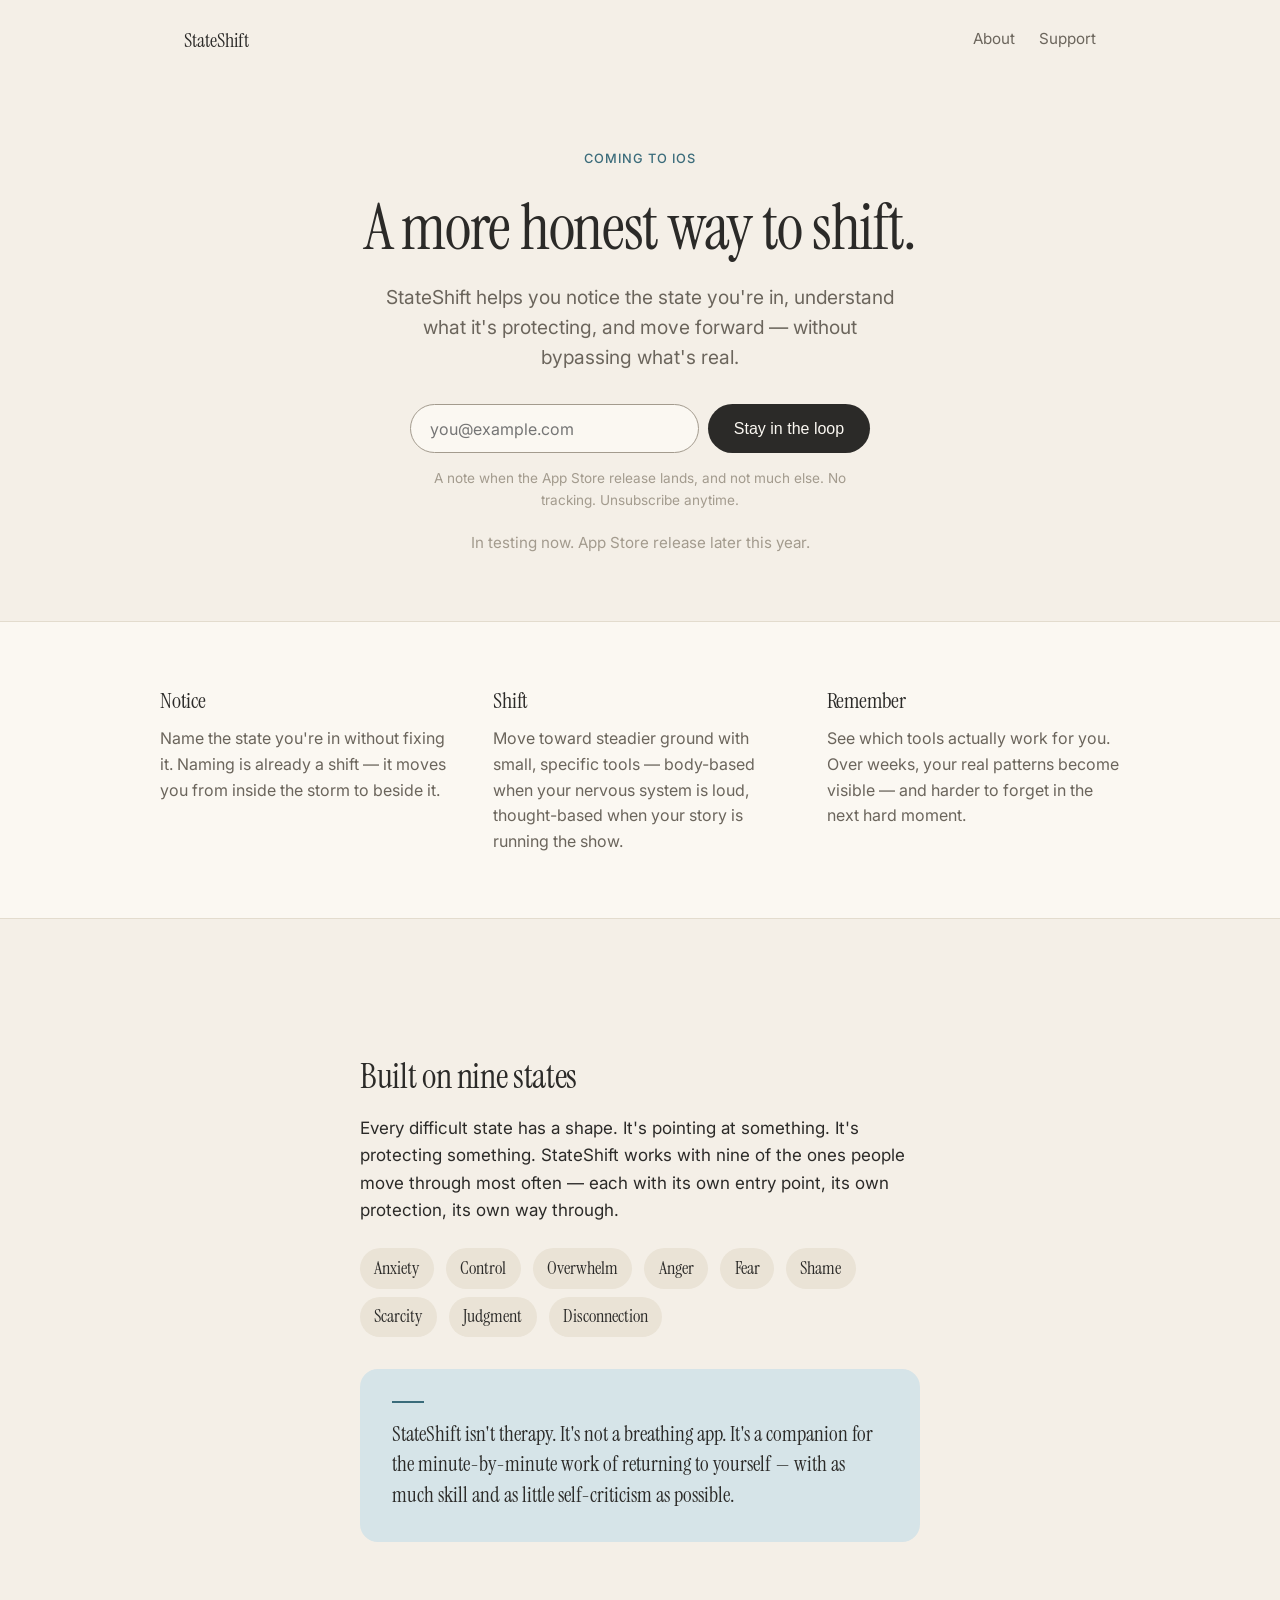
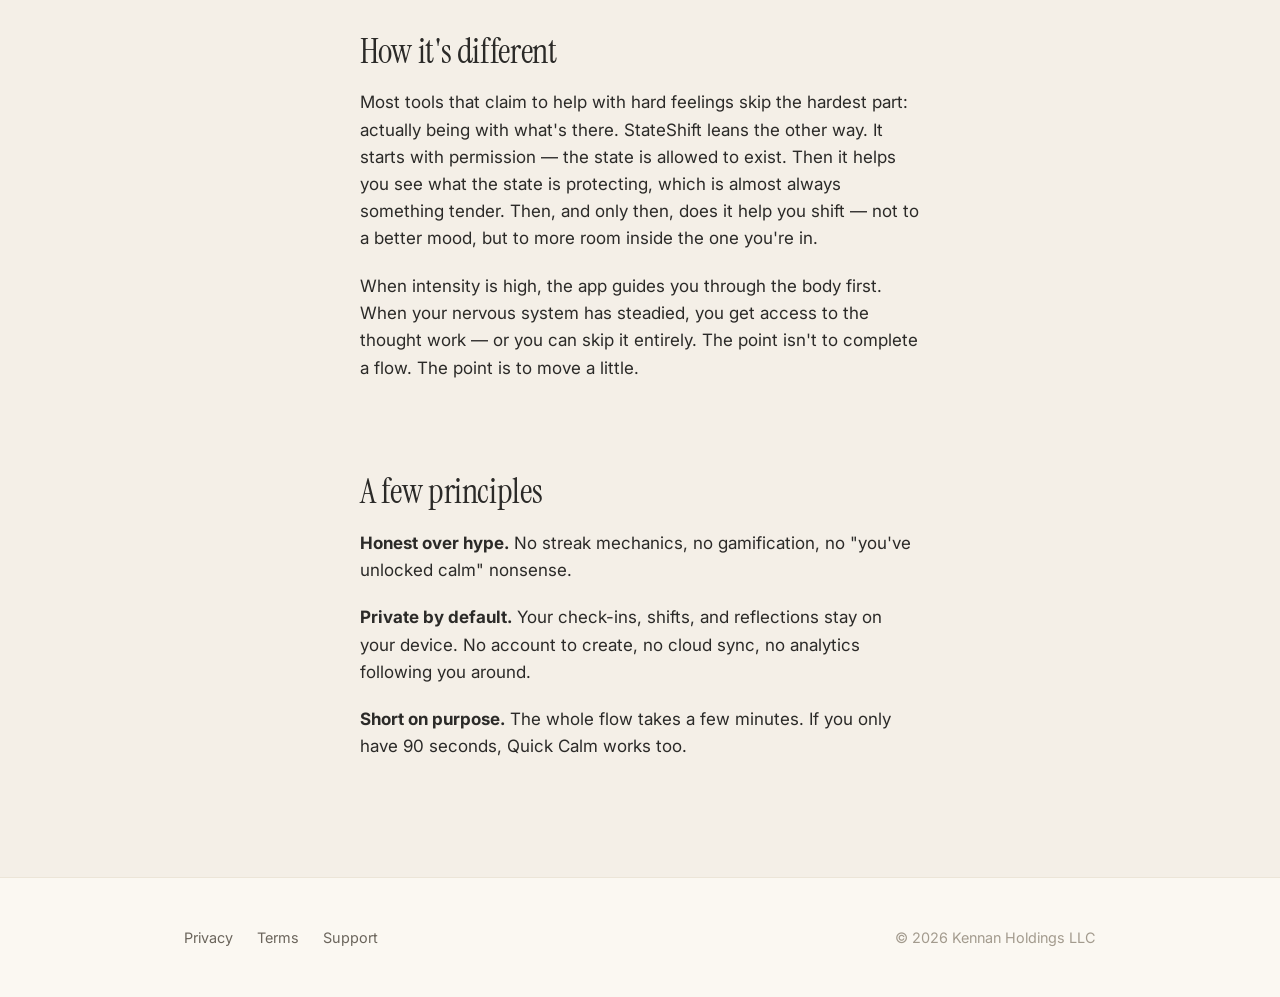
<file: index.html>
<!doctype html>
<html lang="en">
  <head>
    <meta charset="utf-8" />
    <meta name="viewport" content="width=device-width, initial-scale=1" />
    <title>StateShift — a more honest way to shift</title>
    <meta
      name="description"
      content="StateShift helps you notice the state you're in, understand what it's protecting, and move forward — without bypassing what's real. Coming to iOS."
    />
    <meta name="theme-color" content="#F4EFE7" />

    <!-- Social -->
    <meta property="og:title" content="StateShift" />
    <meta
      property="og:description"
      content="A more honest way to shift. Coming to iOS."
    />
    <meta property="og:type" content="website" />
    <meta property="og:url" content="https://state-shift.com" />

    <link
      rel="preconnect"
      href="https://fonts.googleapis.com"
    />
    <link
      rel="preconnect"
      href="https://fonts.gstatic.com"
      crossorigin
    />
    <link
      href="https://fonts.googleapis.com/css2?family=Instrument+Serif:ital@0;1&family=Inter:wght@400;500;600&display=swap"
      rel="stylesheet"
    />
    <link rel="stylesheet" href="styles.css" />
  </head>
  <body>
    <nav class="top">
      <a href="./" class="wordmark">StateShift</a>
      <div class="links">
        <a href="#about">About</a>
        <a href="support.html">Support</a>
      </div>
    </nav>

    <header class="hero">
      <span class="eyebrow">Coming to iOS</span>
      <h1>A more honest way to shift.</h1>
      <p class="lede">
        StateShift helps you notice the state you're in, understand what it's
        protecting, and move forward — without bypassing what's real.
      </p>
      <!--
        TODO(chris): create the Buttondown account and replace REPLACE_ME
        below with your Buttondown username before deploying. Until then the
        form posts to a nonexistent list.
      -->
      <form
        class="signup"
        action="https://buttondown.com/api/emails/embed-subscribe/REPLACE_ME"
        method="post"
        target="_blank"
      >
        <input
          type="email"
          name="email"
          placeholder="you@example.com"
          required
          aria-label="Email address"
        />
        <button type="submit" class="cta">Stay in the loop</button>
      </form>
      <p class="signup-note">
        A note when the App Store release lands, and not much else. No
        tracking. Unsubscribe anytime.
      </p>
      <p class="availability">In testing now. App Store release later this year.</p>
    </header>

    <section class="pillars">
      <div class="grid">
        <div class="pillar">
          <h3>Notice</h3>
          <p>
            Name the state you're in without fixing it. Naming is already a
            shift — it moves you from inside the storm to beside it.
          </p>
        </div>
        <div class="pillar">
          <h3>Shift</h3>
          <p>
            Move toward steadier ground with small, specific tools — body-based
            when your nervous system is loud, thought-based when your story is
            running the show.
          </p>
        </div>
        <div class="pillar">
          <h3>Remember</h3>
          <p>
            See which tools actually work for you. Over weeks, your real
            patterns become visible — and harder to forget in the next hard
            moment.
          </p>
        </div>
      </div>
    </section>

    <section id="about" class="content">
      <div class="container">
        <h2>Built on nine states</h2>
        <p>
          Every difficult state has a shape. It's pointing at something. It's
          protecting something. StateShift works with nine of the ones people
          move through most often — each with its own entry point, its own
          protection, its own way through.
        </p>
        <ul class="states">
          <li>Anxiety</li>
          <li>Control</li>
          <li>Overwhelm</li>
          <li>Anger</li>
          <li>Fear</li>
          <li>Shame</li>
          <li>Scarcity</li>
          <li>Judgment</li>
          <li>Disconnection</li>
        </ul>

        <div class="callout">
          StateShift isn't therapy. It's not a breathing app. It's a companion
          for the minute-by-minute work of returning to yourself — with as
          much skill and as little self-criticism as possible.
        </div>

        <h2>How it's different</h2>
        <p>
          Most tools that claim to help with hard feelings skip the hardest
          part: actually being with what's there. StateShift leans the other
          way. It starts with permission — the state is allowed to exist. Then
          it helps you see what the state is protecting, which is almost always
          something tender. Then, and only then, does it help you shift — not
          to a better mood, but to more room inside the one you're in.
        </p>
        <p>
          When intensity is high, the app guides you through the body first.
          When your nervous system has steadied, you get access to the thought
          work — or you can skip it entirely. The point isn't to complete a
          flow. The point is to move a little.
        </p>

        <h2>A few principles</h2>
        <p>
          <strong>Honest over hype.</strong> No streak mechanics, no
          gamification, no "you've unlocked calm" nonsense.
        </p>
        <p>
          <strong>Private by default.</strong> Your check-ins, shifts, and
          reflections stay on your device. No account to create, no cloud
          sync, no analytics following you around.
        </p>
        <p>
          <strong>Short on purpose.</strong> The whole flow takes a few
          minutes. If you only have 90 seconds, Quick Calm works too.
        </p>
      </div>
    </section>

    <footer>
      <div class="container">
        <div>
          <a href="privacy.html">Privacy</a>
          <a href="terms.html">Terms</a>
          <a href="support.html">Support</a>
        </div>
        <span class="copyright">&copy; 2026 Kennan Holdings LLC</span>
      </div>
    </footer>
  </body>
</html>
</file>
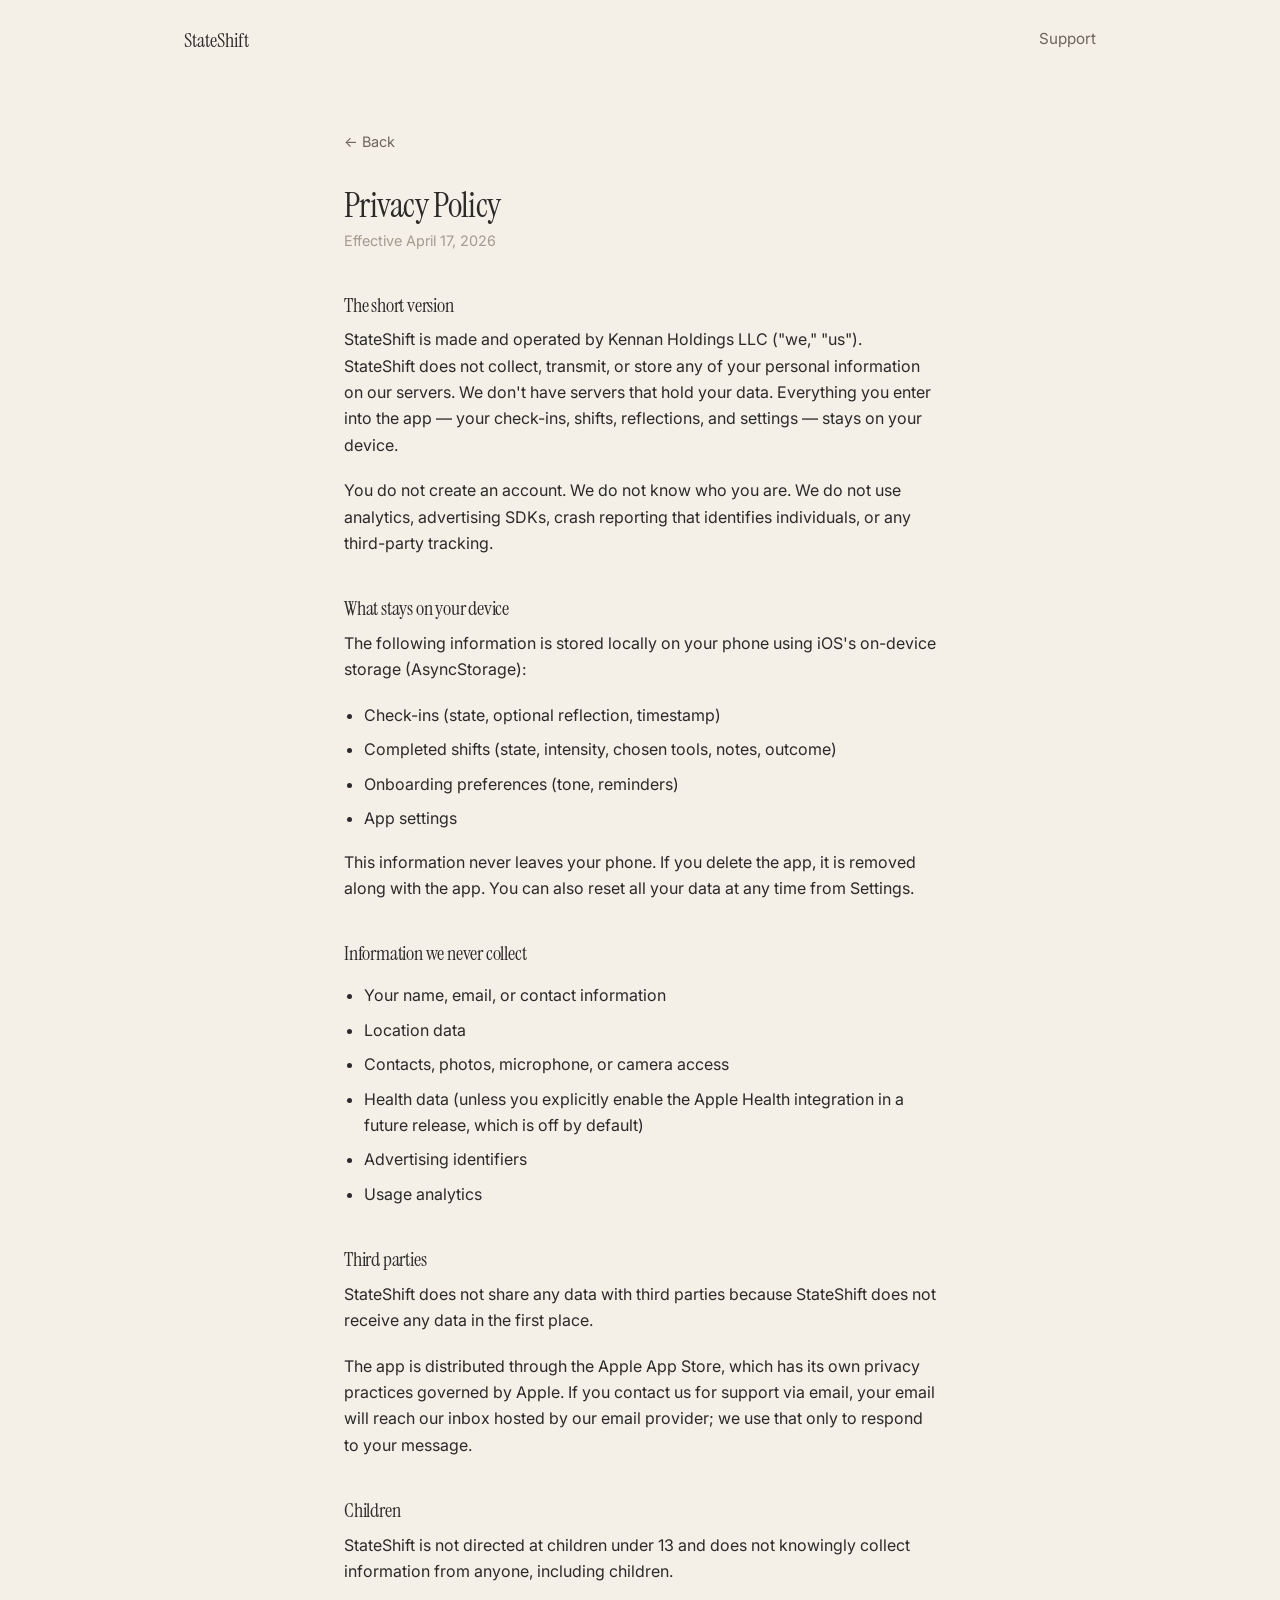
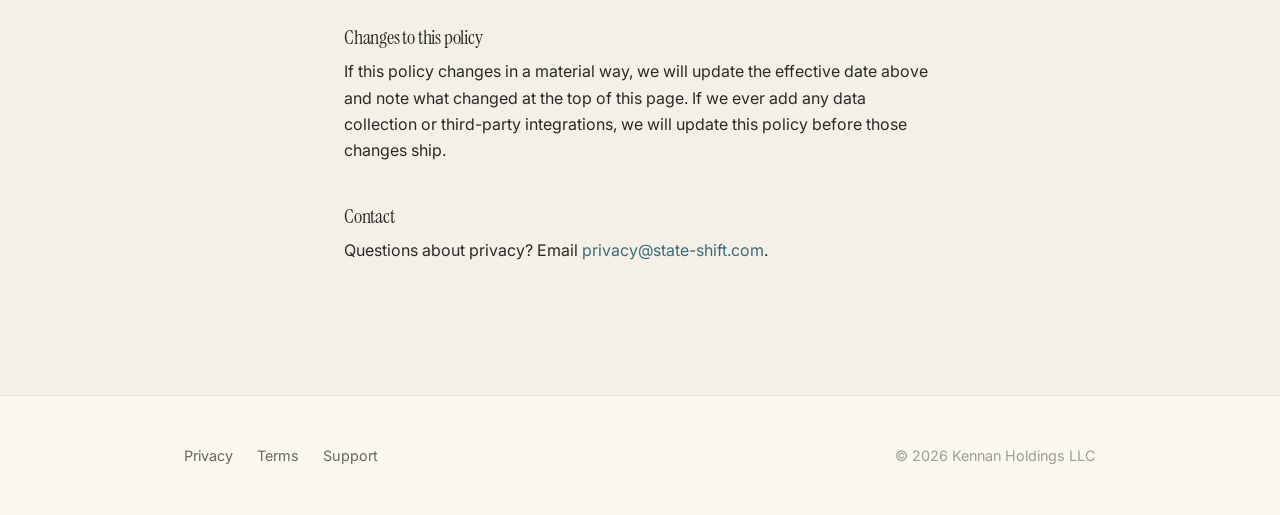
<file: privacy.html>
<!doctype html>
<html lang="en">
  <head>
    <meta charset="utf-8" />
    <meta name="viewport" content="width=device-width, initial-scale=1" />
    <title>Privacy Policy — StateShift</title>
    <meta
      name="description"
      content="StateShift's privacy policy. Plain-English summary: we collect nothing. Your check-ins, shifts, and reflections stay on your device."
    />
    <meta name="theme-color" content="#F4EFE7" />
    <link
      rel="preconnect"
      href="https://fonts.googleapis.com"
    />
    <link
      rel="preconnect"
      href="https://fonts.gstatic.com"
      crossorigin
    />
    <link
      href="https://fonts.googleapis.com/css2?family=Instrument+Serif&family=Inter:wght@400;500;600&display=swap"
      rel="stylesheet"
    />
    <link rel="stylesheet" href="styles.css" />
  </head>
  <body>
    <nav class="top">
      <a href="./" class="wordmark">StateShift</a>
      <div class="links">
        <a href="support.html">Support</a>
      </div>
    </nav>

    <main class="legal">
      <div class="container">
        <a href="./" class="back">&larr; Back</a>
        <h1>Privacy Policy</h1>
        <p class="meta">Effective April 17, 2026</p>

        <h2>The short version</h2>
        <p>
          StateShift is made and operated by Kennan Holdings LLC ("we,"
          "us").
          StateShift does not collect, transmit, or store any of your personal
          information on our servers. We don't have servers that hold your
          data. Everything you enter into the app — your check-ins, shifts,
          reflections, and settings — stays on your device.
        </p>
        <p>
          You do not create an account. We do not know who you are. We do not
          use analytics, advertising SDKs, crash reporting that identifies
          individuals, or any third-party tracking.
        </p>

        <h2>What stays on your device</h2>
        <p>
          The following information is stored locally on your phone using
          iOS's on-device storage (AsyncStorage):
        </p>
        <ul>
          <li>Check-ins (state, optional reflection, timestamp)</li>
          <li>Completed shifts (state, intensity, chosen tools, notes, outcome)</li>
          <li>Onboarding preferences (tone, reminders)</li>
          <li>App settings</li>
        </ul>
        <p>
          This information never leaves your phone. If you delete the app, it
          is removed along with the app. You can also reset all your data at
          any time from Settings.
        </p>

        <h2>Information we never collect</h2>
        <ul>
          <li>Your name, email, or contact information</li>
          <li>Location data</li>
          <li>Contacts, photos, microphone, or camera access</li>
          <li>Health data (unless you explicitly enable the Apple Health
            integration in a future release, which is off by default)</li>
          <li>Advertising identifiers</li>
          <li>Usage analytics</li>
        </ul>

        <h2>Third parties</h2>
        <p>
          StateShift does not share any data with third parties because
          StateShift does not receive any data in the first place.
        </p>
        <p>
          The app is distributed through the Apple App Store, which has its
          own privacy practices governed by Apple. If you contact us for
          support via email, your email will reach our inbox hosted by our
          email provider; we use that only to respond to your message.
        </p>

        <h2>Children</h2>
        <p>
          StateShift is not directed at children under 13 and does not
          knowingly collect information from anyone, including children.
        </p>

        <h2>Changes to this policy</h2>
        <p>
          If this policy changes in a material way, we will update the
          effective date above and note what changed at the top of this page.
          If we ever add any data collection or third-party integrations, we
          will update this policy before those changes ship.
        </p>

        <h2>Contact</h2>
        <p>
          Questions about privacy? Email
          <a href="mailto:privacy@state-shift.com">privacy@state-shift.com</a>.
        </p>
      </div>
    </main>

    <footer>
      <div class="container">
        <div>
          <a href="privacy.html">Privacy</a>
          <a href="terms.html">Terms</a>
          <a href="support.html">Support</a>
        </div>
        <span class="copyright">&copy; 2026 Kennan Holdings LLC</span>
      </div>
    </footer>
  </body>
</html>
</file>
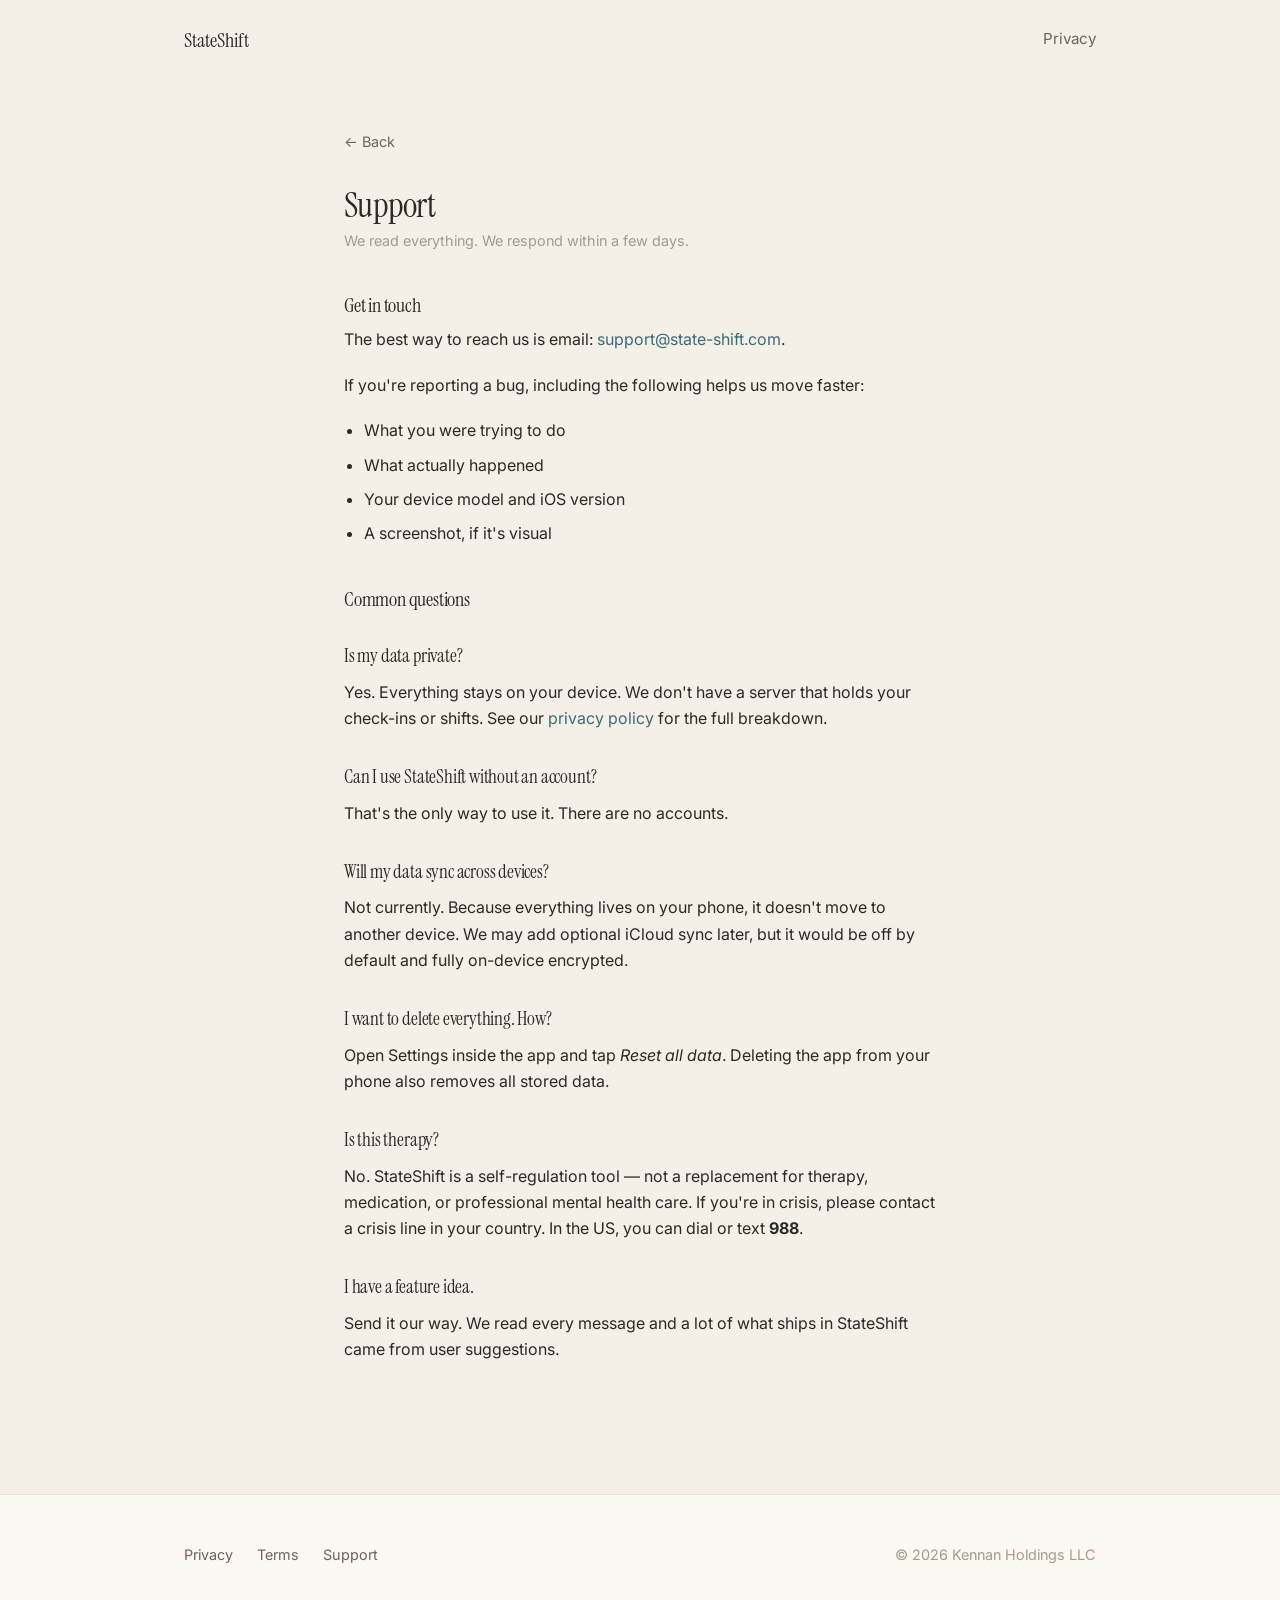
<file: support.html>
<!doctype html>
<html lang="en">
  <head>
    <meta charset="utf-8" />
    <meta name="viewport" content="width=device-width, initial-scale=1" />
    <title>Support — StateShift</title>
    <meta
      name="description"
      content="Get help with StateShift. Report a bug, ask a question, or share feedback."
    />
    <meta name="theme-color" content="#F4EFE7" />
    <link
      rel="preconnect"
      href="https://fonts.googleapis.com"
    />
    <link
      rel="preconnect"
      href="https://fonts.gstatic.com"
      crossorigin
    />
    <link
      href="https://fonts.googleapis.com/css2?family=Instrument+Serif&family=Inter:wght@400;500;600&display=swap"
      rel="stylesheet"
    />
    <link rel="stylesheet" href="styles.css" />
  </head>
  <body>
    <nav class="top">
      <a href="./" class="wordmark">StateShift</a>
      <div class="links">
        <a href="privacy.html">Privacy</a>
      </div>
    </nav>

    <main class="legal">
      <div class="container">
        <a href="./" class="back">&larr; Back</a>
        <h1>Support</h1>
        <p class="meta">We read everything. We respond within a few days.</p>

        <h2>Get in touch</h2>
        <p>
          The best way to reach us is email:
          <a href="mailto:support@state-shift.com">support@state-shift.com</a>.
        </p>
        <p>
          If you're reporting a bug, including the following helps us move
          faster:
        </p>
        <ul>
          <li>What you were trying to do</li>
          <li>What actually happened</li>
          <li>Your device model and iOS version</li>
          <li>A screenshot, if it's visual</li>
        </ul>

        <h2>Common questions</h2>

        <h3>Is my data private?</h3>
        <p>
          Yes. Everything stays on your device. We don't have a server that
          holds your check-ins or shifts. See our
          <a href="privacy.html">privacy policy</a> for the full breakdown.
        </p>

        <h3>Can I use StateShift without an account?</h3>
        <p>
          That's the only way to use it. There are no accounts.
        </p>

        <h3>Will my data sync across devices?</h3>
        <p>
          Not currently. Because everything lives on your phone, it doesn't
          move to another device. We may add optional iCloud sync later, but
          it would be off by default and fully on-device encrypted.
        </p>

        <h3>I want to delete everything. How?</h3>
        <p>
          Open Settings inside the app and tap <em>Reset all data</em>.
          Deleting the app from your phone also removes all stored data.
        </p>

        <h3>Is this therapy?</h3>
        <p>
          No. StateShift is a self-regulation tool — not a replacement for
          therapy, medication, or professional mental health care. If you're
          in crisis, please contact a crisis line in your country. In the US,
          you can dial or text <strong>988</strong>.
        </p>

        <h3>I have a feature idea.</h3>
        <p>
          Send it our way. We read every message and a lot of what ships in
          StateShift came from user suggestions.
        </p>
      </div>
    </main>

    <footer>
      <div class="container">
        <div>
          <a href="privacy.html">Privacy</a>
          <a href="terms.html">Terms</a>
          <a href="support.html">Support</a>
        </div>
        <span class="copyright">&copy; 2026 Kennan Holdings LLC</span>
      </div>
    </footer>
  </body>
</html>
</file>
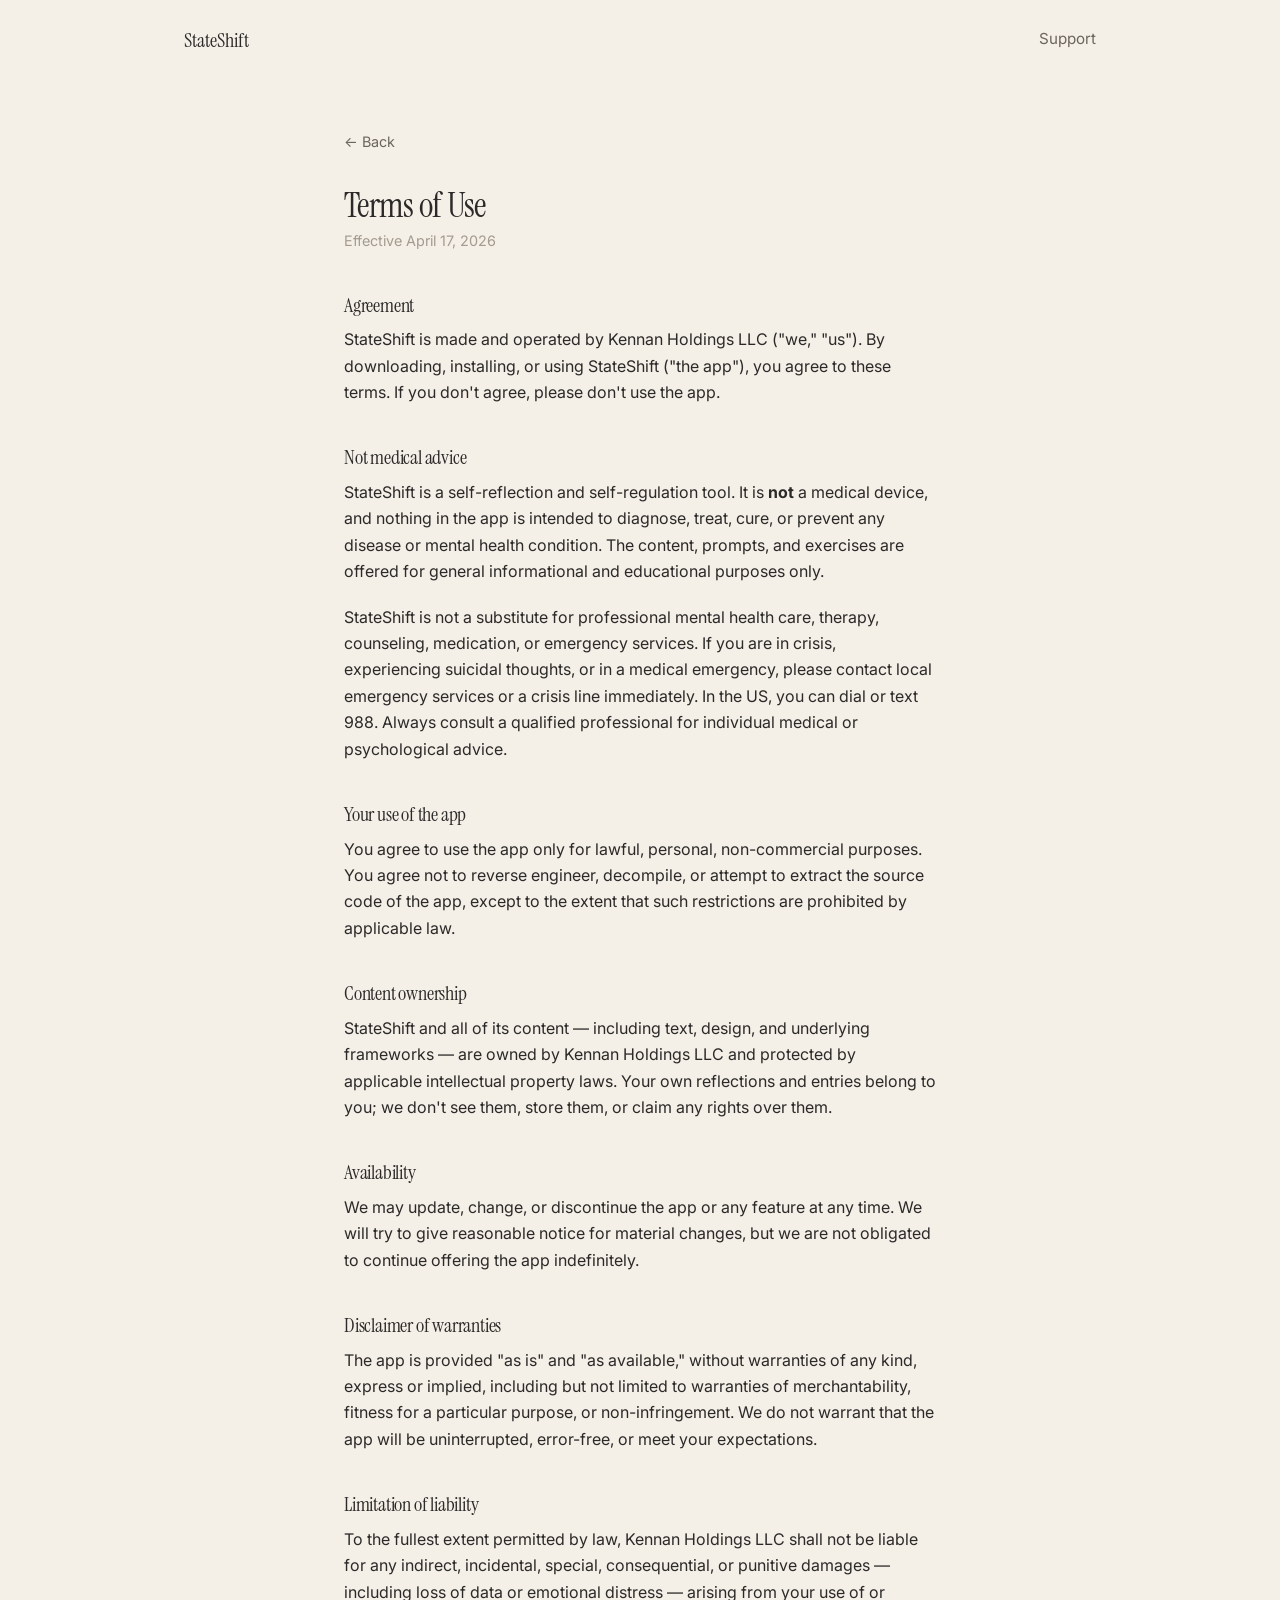
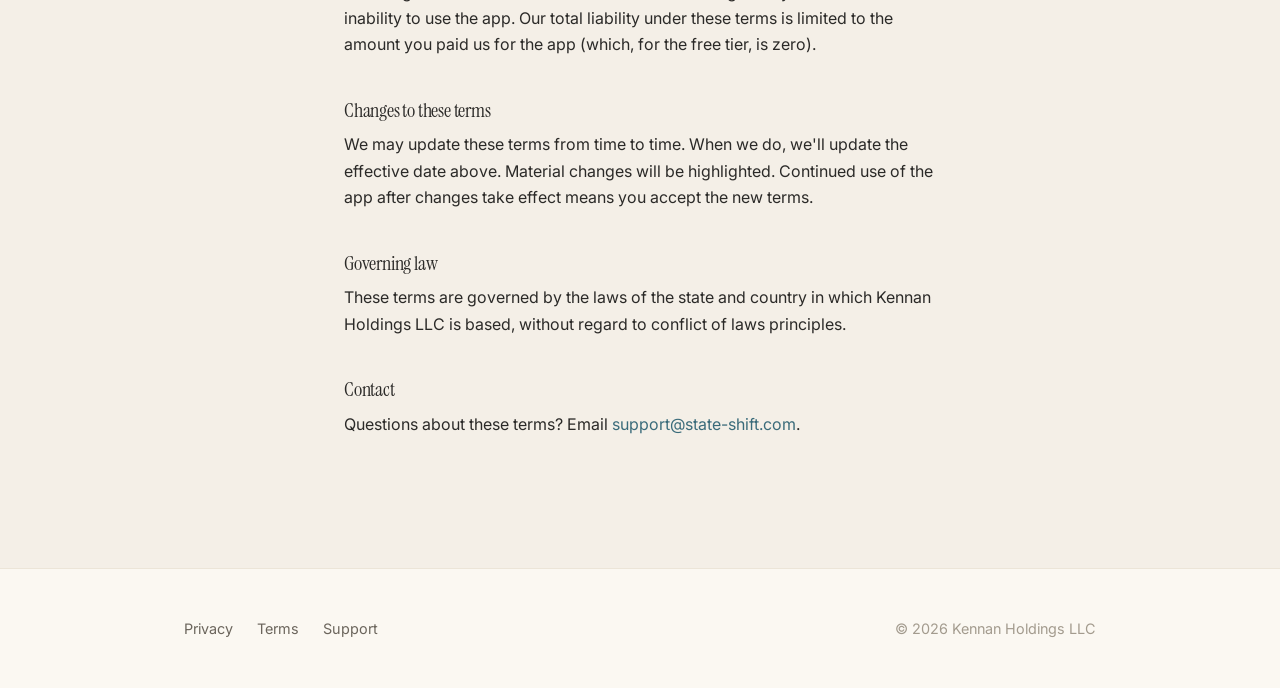
<file: terms.html>
<!doctype html>
<html lang="en">
  <head>
    <meta charset="utf-8" />
    <meta name="viewport" content="width=device-width, initial-scale=1" />
    <title>Terms of Use — StateShift</title>
    <meta
      name="description"
      content="StateShift terms of use."
    />
    <meta name="theme-color" content="#F4EFE7" />
    <link
      rel="preconnect"
      href="https://fonts.googleapis.com"
    />
    <link
      rel="preconnect"
      href="https://fonts.gstatic.com"
      crossorigin
    />
    <link
      href="https://fonts.googleapis.com/css2?family=Instrument+Serif&family=Inter:wght@400;500;600&display=swap"
      rel="stylesheet"
    />
    <link rel="stylesheet" href="styles.css" />
  </head>
  <body>
    <nav class="top">
      <a href="./" class="wordmark">StateShift</a>
      <div class="links">
        <a href="support.html">Support</a>
      </div>
    </nav>

    <main class="legal">
      <div class="container">
        <a href="./" class="back">&larr; Back</a>
        <h1>Terms of Use</h1>
        <p class="meta">Effective April 17, 2026</p>

        <h2>Agreement</h2>
        <p>
          StateShift is made and operated by Kennan Holdings LLC ("we,"
          "us"). By downloading, installing, or using StateShift ("the app"),
          you agree to these terms. If you don't agree, please don't use the
          app.
        </p>

        <h2>Not medical advice</h2>
        <p>
          StateShift is a self-reflection and self-regulation tool. It is
          <strong>not</strong> a medical device, and nothing in the app is
          intended to diagnose, treat, cure, or prevent any disease or mental
          health condition. The content, prompts, and exercises are offered
          for general informational and educational purposes only.
        </p>
        <p>
          StateShift is not a substitute for professional mental health care,
          therapy, counseling, medication, or emergency services. If you are
          in crisis, experiencing suicidal thoughts, or in a medical
          emergency, please contact local emergency services or a crisis line
          immediately. In the US, you can dial or text 988. Always consult a
          qualified professional for individual medical or psychological
          advice.
        </p>

        <h2>Your use of the app</h2>
        <p>
          You agree to use the app only for lawful, personal, non-commercial
          purposes. You agree not to reverse engineer, decompile, or attempt
          to extract the source code of the app, except to the extent that
          such restrictions are prohibited by applicable law.
        </p>

        <h2>Content ownership</h2>
        <p>
          StateShift and all of its content — including text, design, and
          underlying frameworks — are owned by Kennan Holdings LLC and
          protected by applicable intellectual property laws. Your own
          reflections and entries belong to you; we don't see them, store
          them, or claim any rights over them.
        </p>

        <h2>Availability</h2>
        <p>
          We may update, change, or discontinue the app or any feature at any
          time. We will try to give reasonable notice for material changes,
          but we are not obligated to continue offering the app indefinitely.
        </p>

        <h2>Disclaimer of warranties</h2>
        <p>
          The app is provided "as is" and "as available," without warranties
          of any kind, express or implied, including but not limited to
          warranties of merchantability, fitness for a particular purpose, or
          non-infringement. We do not warrant that the app will be
          uninterrupted, error-free, or meet your expectations.
        </p>

        <h2>Limitation of liability</h2>
        <p>
          To the fullest extent permitted by law, Kennan Holdings LLC
          shall not be liable for any indirect, incidental, special,
          consequential, or punitive damages — including loss of data or
          emotional distress — arising from your use of or inability to use
          the app. Our total liability under these terms is limited to the
          amount you paid us for the app (which, for the free tier, is zero).
        </p>

        <h2>Changes to these terms</h2>
        <p>
          We may update these terms from time to time. When we do, we'll
          update the effective date above. Material changes will be
          highlighted. Continued use of the app after changes take effect
          means you accept the new terms.
        </p>

        <h2>Governing law</h2>
        <p>
          These terms are governed by the laws of the state and country in
          which Kennan Holdings LLC is based, without regard to conflict of
          laws principles.
        </p>

        <h2>Contact</h2>
        <p>
          Questions about these terms? Email
          <a href="mailto:support@state-shift.com">support@state-shift.com</a>.
        </p>
      </div>
    </main>

    <footer>
      <div class="container">
        <div>
          <a href="privacy.html">Privacy</a>
          <a href="terms.html">Terms</a>
          <a href="support.html">Support</a>
        </div>
        <span class="copyright">&copy; 2026 Kennan Holdings LLC</span>
      </div>
    </footer>
  </body>
</html>
</file>
<file: styles.css>
/* --- StateShift site styles --- */

:root {
  --bg: #F4EFE7;
  --bg-elevated: #FBF8F2;
  --bg-muted: #EAE3D6;
  --primary: #3A6B7A;
  --primary-soft: #6A9AA8;
  --primary-faint: #D6E4E8;
  --sage: #8FA58A;
  --clay: #D4A88C;
  --ink: #2B2A28;
  --ink-muted: #6B655C;
  --ink-faint: #A39B8E;
  --border: #E3DCCE;
  --divider: #ECE5D8;

  --font-serif: "Instrument Serif", "Cormorant Garamond", Georgia, serif;
  --font-sans: "Inter", -apple-system, BlinkMacSystemFont, "Helvetica Neue",
    Arial, sans-serif;

  --measure: 38rem;
}

* {
  box-sizing: border-box;
}

html, body {
  margin: 0;
  padding: 0;
}

body {
  font-family: var(--font-sans);
  font-size: 17px;
  line-height: 1.6;
  color: var(--ink);
  background: var(--bg);
  -webkit-font-smoothing: antialiased;
  -moz-osx-font-smoothing: grayscale;
}

a {
  color: var(--primary);
  text-decoration: none;
  border-bottom: 1px solid transparent;
  transition: border-color 160ms ease;
}

a:hover {
  border-bottom-color: var(--primary);
}

h1, h2, h3 {
  font-family: var(--font-serif);
  font-weight: 400;
  letter-spacing: -0.01em;
  color: var(--ink);
  margin: 0 0 0.5em;
}

h1 {
  font-size: clamp(2.4rem, 6vw, 4rem);
  line-height: 1.1;
  letter-spacing: -0.02em;
}

h2 {
  font-size: clamp(1.6rem, 3.5vw, 2.2rem);
  line-height: 1.2;
  margin-top: 2.5em;
}

h3 {
  font-size: 1.2rem;
  line-height: 1.3;
  margin-top: 1.75em;
}

p {
  margin: 0 0 1.2em;
}

hr {
  border: none;
  border-top: 1px solid var(--divider);
  margin: 3rem 0;
}

/* --- Layout --- */

.container {
  max-width: var(--measure);
  padding: 0 1.5rem;
  margin: 0 auto;
}

.wide {
  max-width: 60rem;
}

nav.top {
  padding: 1.5rem 1.5rem;
  display: flex;
  align-items: center;
  justify-content: space-between;
  max-width: 60rem;
  margin: 0 auto;
}

nav.top .wordmark {
  font-family: var(--font-serif);
  font-size: 1.25rem;
  color: var(--ink);
  border-bottom: none;
}

nav.top .links {
  display: flex;
  gap: 1.5rem;
  font-size: 0.95rem;
  color: var(--ink-muted);
}

nav.top .links a {
  color: var(--ink-muted);
}

nav.top .links a:hover {
  color: var(--ink);
  border-bottom-color: var(--ink);
}

/* --- Hero --- */

.hero {
  padding: 4rem 1.5rem 3rem;
  text-align: center;
  max-width: 44rem;
  margin: 0 auto;
}

.hero .eyebrow {
  display: inline-block;
  font-family: var(--font-sans);
  font-size: 0.8rem;
  font-weight: 500;
  letter-spacing: 0.08em;
  text-transform: uppercase;
  color: var(--primary);
  margin-bottom: 1.5rem;
}

.hero h1 {
  margin-bottom: 1.2rem;
}

.hero .lede {
  font-size: 1.2rem;
  line-height: 1.55;
  color: var(--ink-muted);
  max-width: 32rem;
  margin: 0 auto 2rem;
}

.hero .cta {
  display: inline-flex;
  align-items: center;
  justify-content: center;
  padding: 0.9rem 1.6rem;
  background: var(--ink);
  color: var(--bg-elevated);
  font-weight: 500;
  border-radius: 999px;
  border: none;
  margin-top: 0.5rem;
}

.hero .cta:hover {
  background: var(--primary);
  border-bottom: 1px solid transparent;
}

.hero .availability {
  margin-top: 1.2rem;
  font-size: 0.95rem;
  color: var(--ink-faint);
}

.hero .signup {
  display: flex;
  flex-wrap: wrap;
  justify-content: center;
  gap: 0.6rem;
  margin-top: 0.5rem;
}

.hero .signup input[type='email'] {
  font-family: var(--font-sans);
  font-size: 1rem;
  padding: 0.85rem 1.2rem;
  border: 1px solid var(--ink-faint);
  border-radius: 999px;
  background: var(--bg-elevated);
  color: var(--ink);
  min-width: 16rem;
}

.hero .signup input[type='email']:focus {
  outline: 2px solid var(--primary);
  outline-offset: 1px;
  border-color: transparent;
}

.hero .signup .cta {
  margin-top: 0;
  cursor: pointer;
  font-size: 1rem;
}

.hero .signup-note {
  margin-top: 0.9rem;
  font-size: 0.85rem;
  color: var(--ink-faint);
  max-width: 26rem;
  margin-left: auto;
  margin-right: auto;
}

/* --- Sections --- */

section.content {
  padding: 3rem 1.5rem;
}

section.content .container {
  max-width: 38rem;
}

section.pillars {
  background: var(--bg-elevated);
  padding: 4rem 1.5rem;
  border-top: 1px solid var(--border);
  border-bottom: 1px solid var(--border);
}

.pillars .grid {
  max-width: 60rem;
  margin: 0 auto;
  display: grid;
  grid-template-columns: repeat(3, 1fr);
  gap: 2.5rem;
}

.pillars .pillar h3 {
  margin-top: 0;
  font-family: var(--font-serif);
  font-size: 1.4rem;
}

.pillars .pillar p {
  color: var(--ink-muted);
  font-size: 1rem;
  margin-bottom: 0;
}

@media (max-width: 720px) {
  .pillars .grid {
    grid-template-columns: 1fr;
    gap: 2rem;
  }
}

/* --- States list --- */

.states {
  list-style: none;
  padding: 0;
  display: flex;
  flex-wrap: wrap;
  gap: 0.5rem 0.75rem;
  margin: 1.5rem 0 2rem;
}

.states li {
  font-family: var(--font-serif);
  font-size: 1.15rem;
  color: var(--ink);
  padding: 0.35rem 0.9rem;
  background: var(--bg-muted);
  border-radius: 999px;
}

/* --- Philosophy callout --- */

.callout {
  padding: 2rem;
  background: var(--primary-faint);
  border-radius: 18px;
  font-family: var(--font-serif);
  font-size: 1.3rem;
  line-height: 1.45;
  color: var(--ink);
  margin: 2rem 0;
}

.callout::before {
  content: "";
  display: block;
  width: 32px;
  height: 2px;
  background: var(--primary);
  margin-bottom: 1rem;
}

/* --- Footer --- */

footer {
  padding: 3rem 1.5rem;
  border-top: 1px solid var(--divider);
  background: var(--bg-elevated);
  color: var(--ink-muted);
  font-size: 0.9rem;
  margin-top: 3rem;
}

footer .container {
  max-width: 60rem;
  display: flex;
  flex-wrap: wrap;
  gap: 2rem;
  justify-content: space-between;
  align-items: baseline;
}

footer a {
  color: var(--ink-muted);
  margin-right: 1.25rem;
}

footer a:last-child {
  margin-right: 0;
}

footer a:hover {
  color: var(--ink);
  border-bottom-color: var(--ink);
}

footer .copyright {
  color: var(--ink-faint);
}

/* --- Legal pages --- */

.legal {
  padding: 3rem 1.5rem 4rem;
}

.legal .container {
  max-width: 40rem;
}

.legal h1 {
  font-size: 2.2rem;
  margin-bottom: 0.25rem;
}

.legal .meta {
  color: var(--ink-faint);
  font-size: 0.9rem;
  margin-bottom: 2rem;
}

.legal h2 {
  font-size: 1.25rem;
  margin-top: 2.5rem;
  margin-bottom: 0.6rem;
}

.legal p,
.legal li {
  color: var(--ink);
  font-size: 1rem;
  line-height: 1.65;
}

.legal ul {
  padding-left: 1.25rem;
}

.legal ul li {
  margin-bottom: 0.5rem;
}

.legal .back {
  display: inline-block;
  margin-bottom: 2rem;
  font-size: 0.9rem;
  color: var(--ink-muted);
}
</file>
